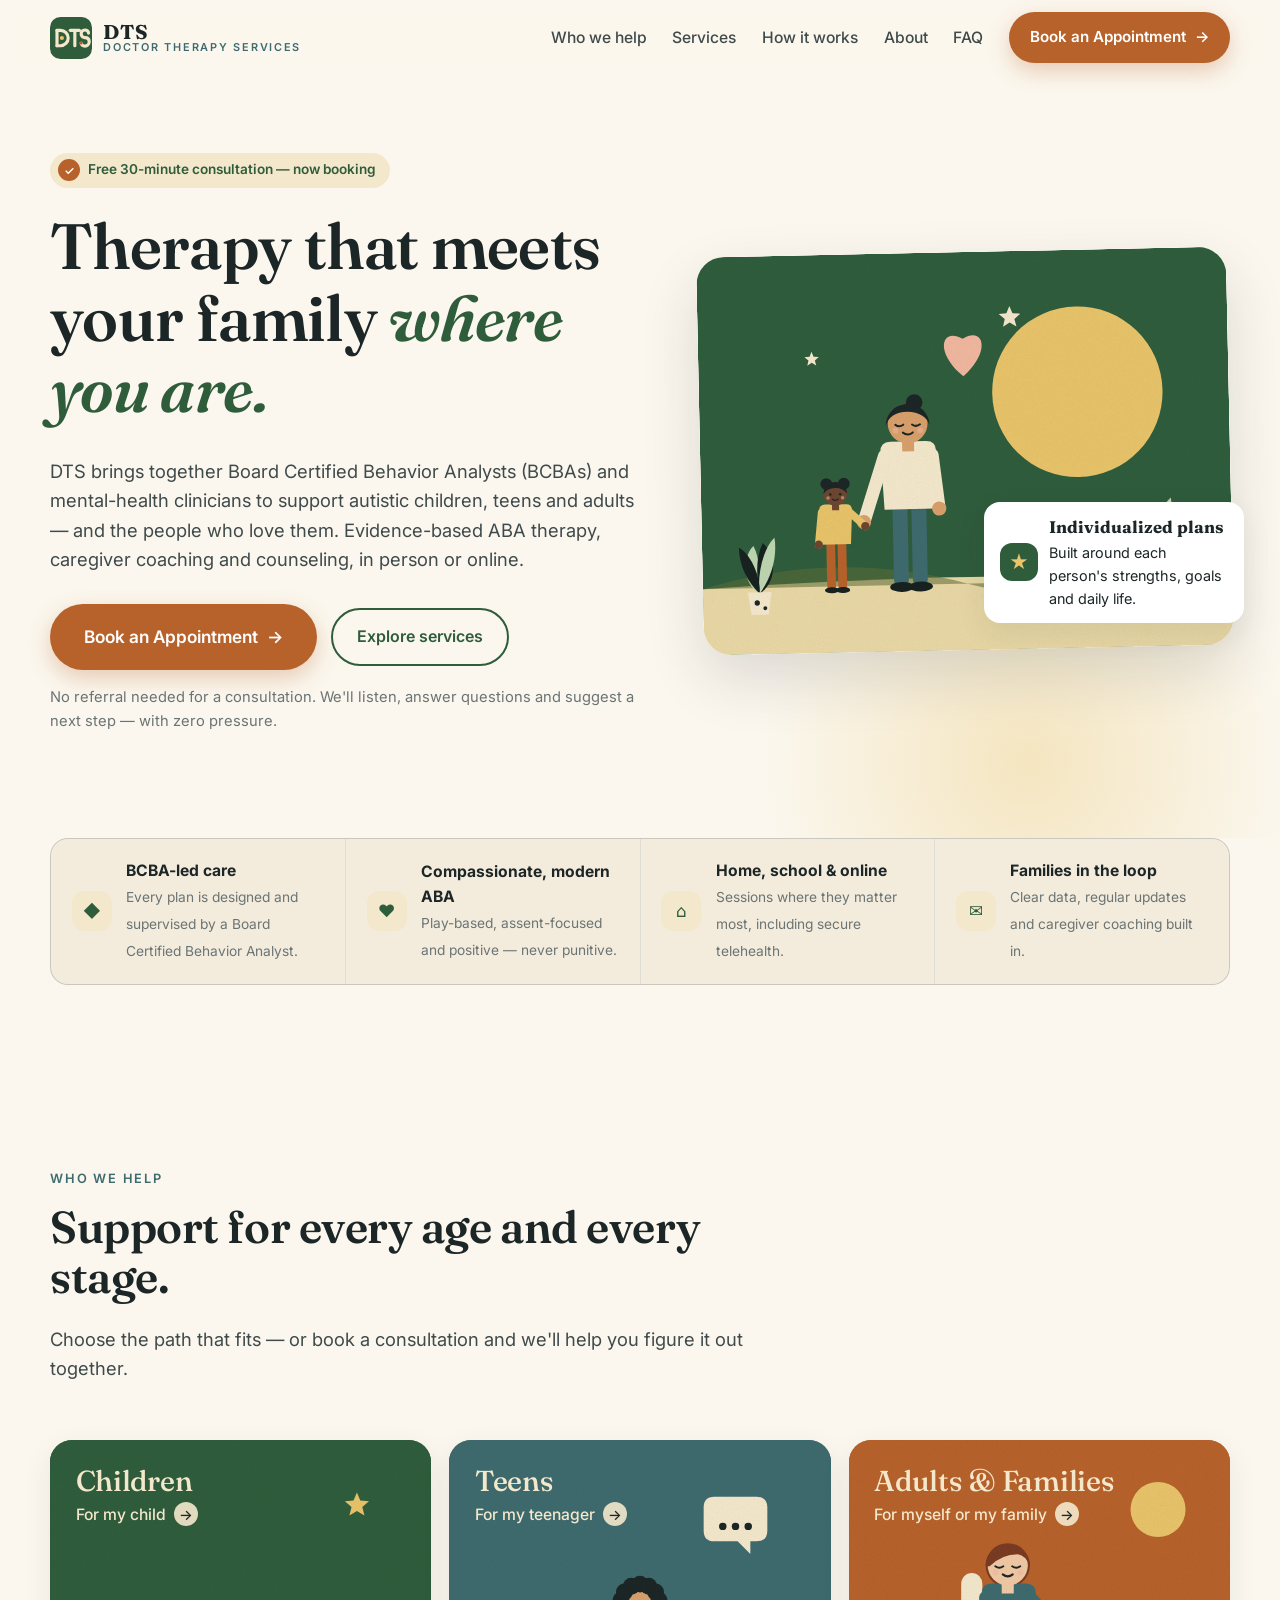
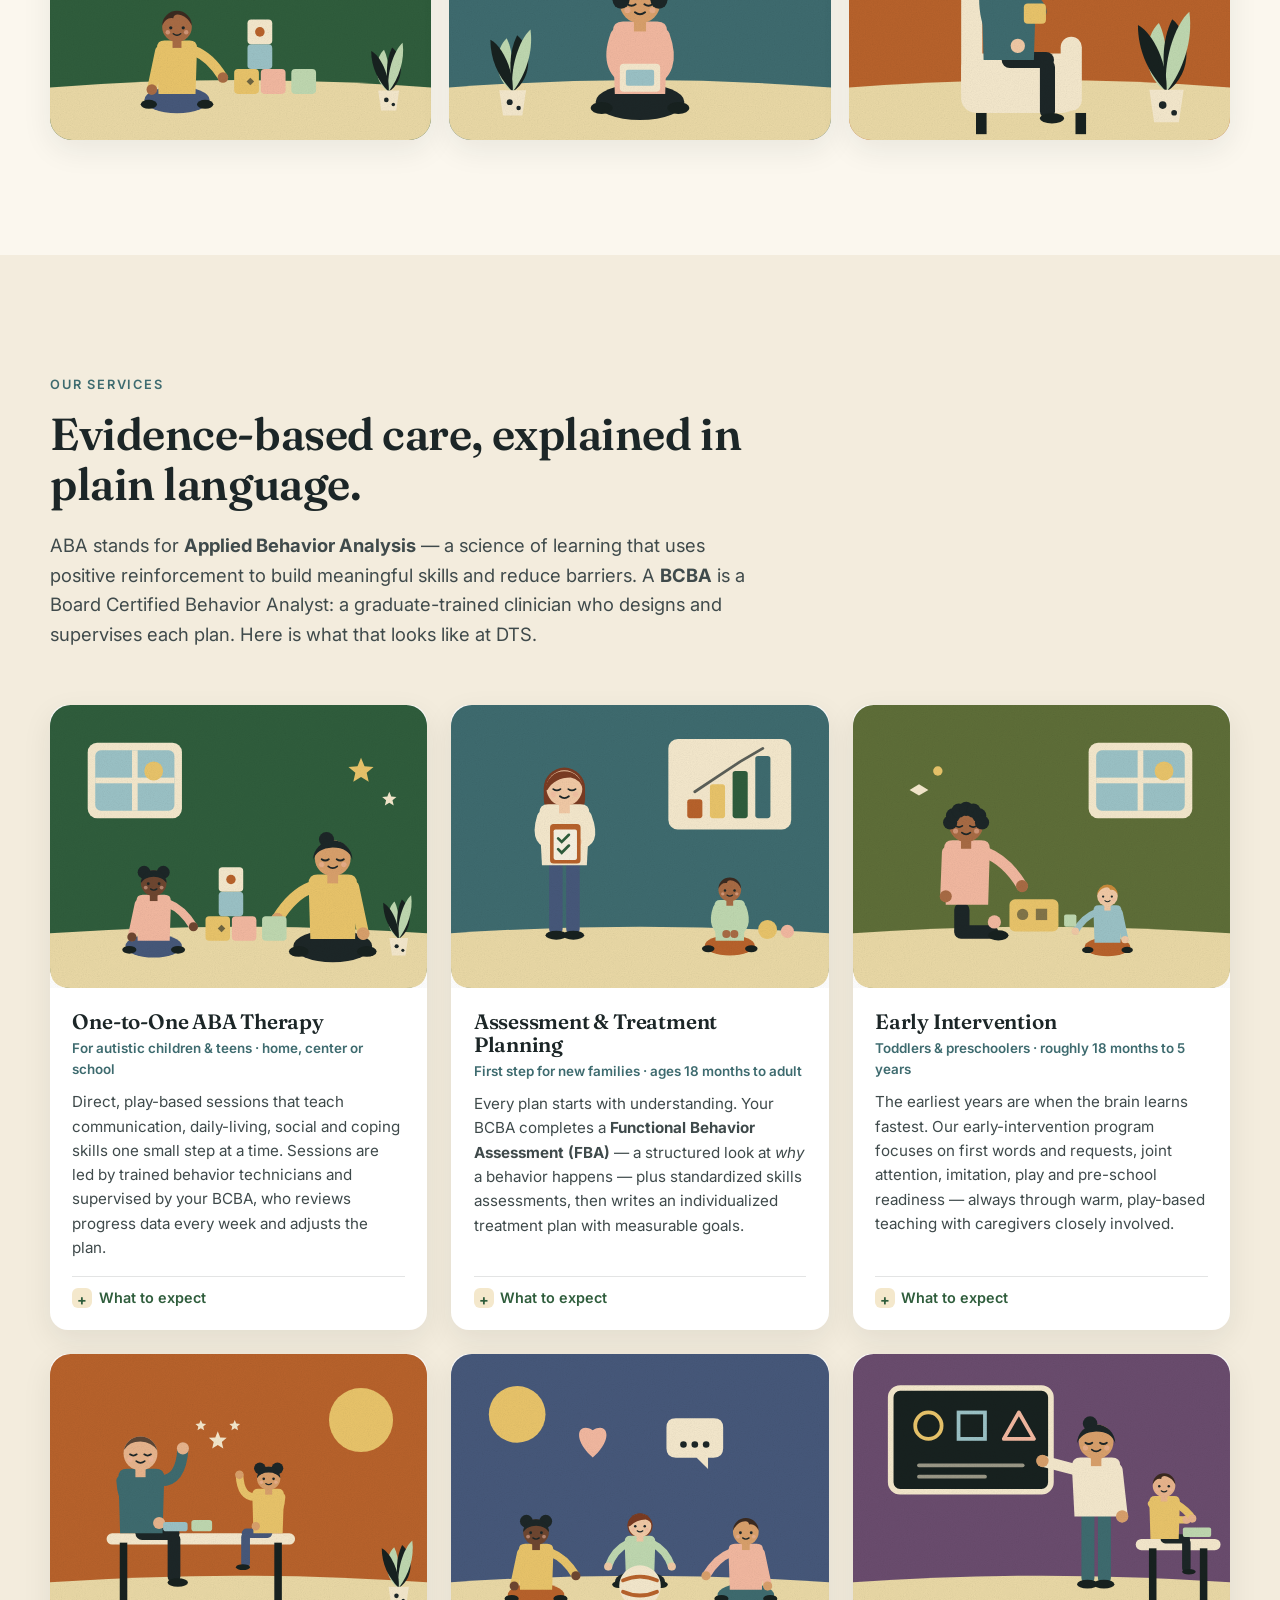
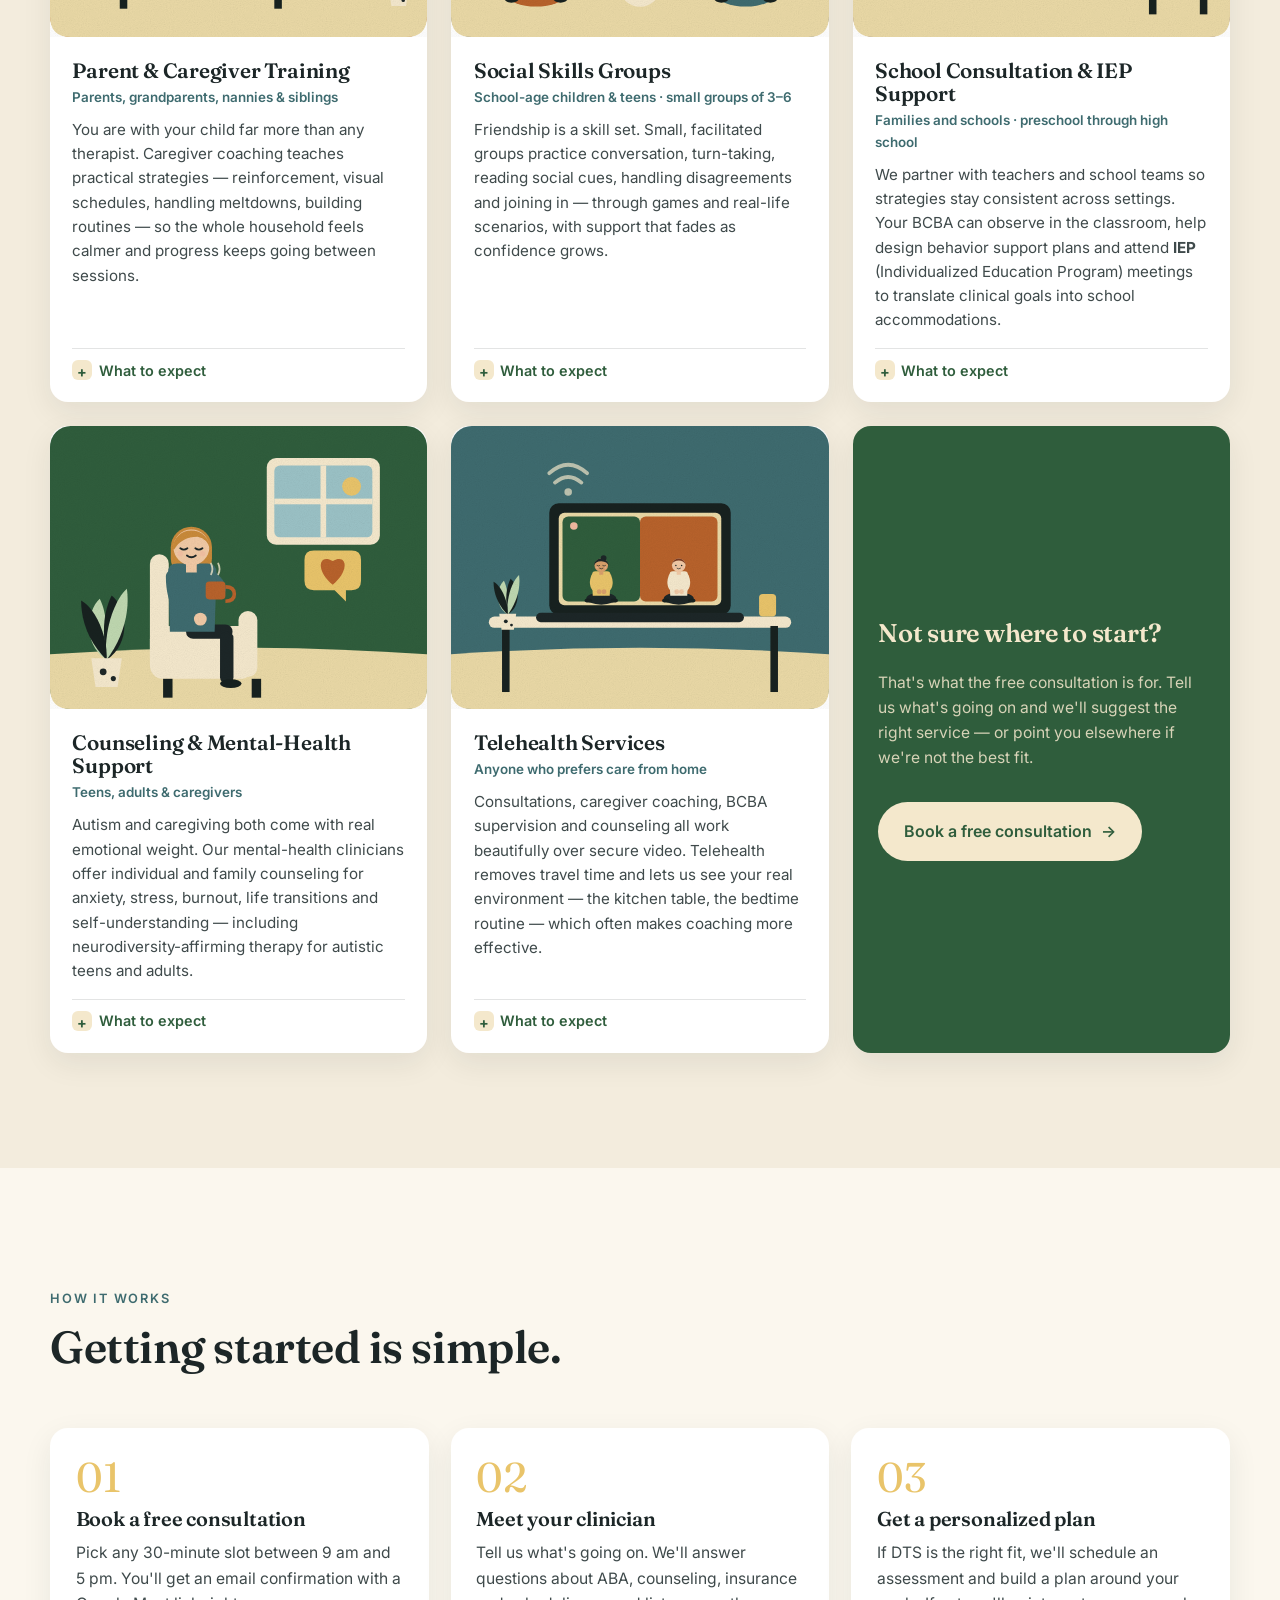
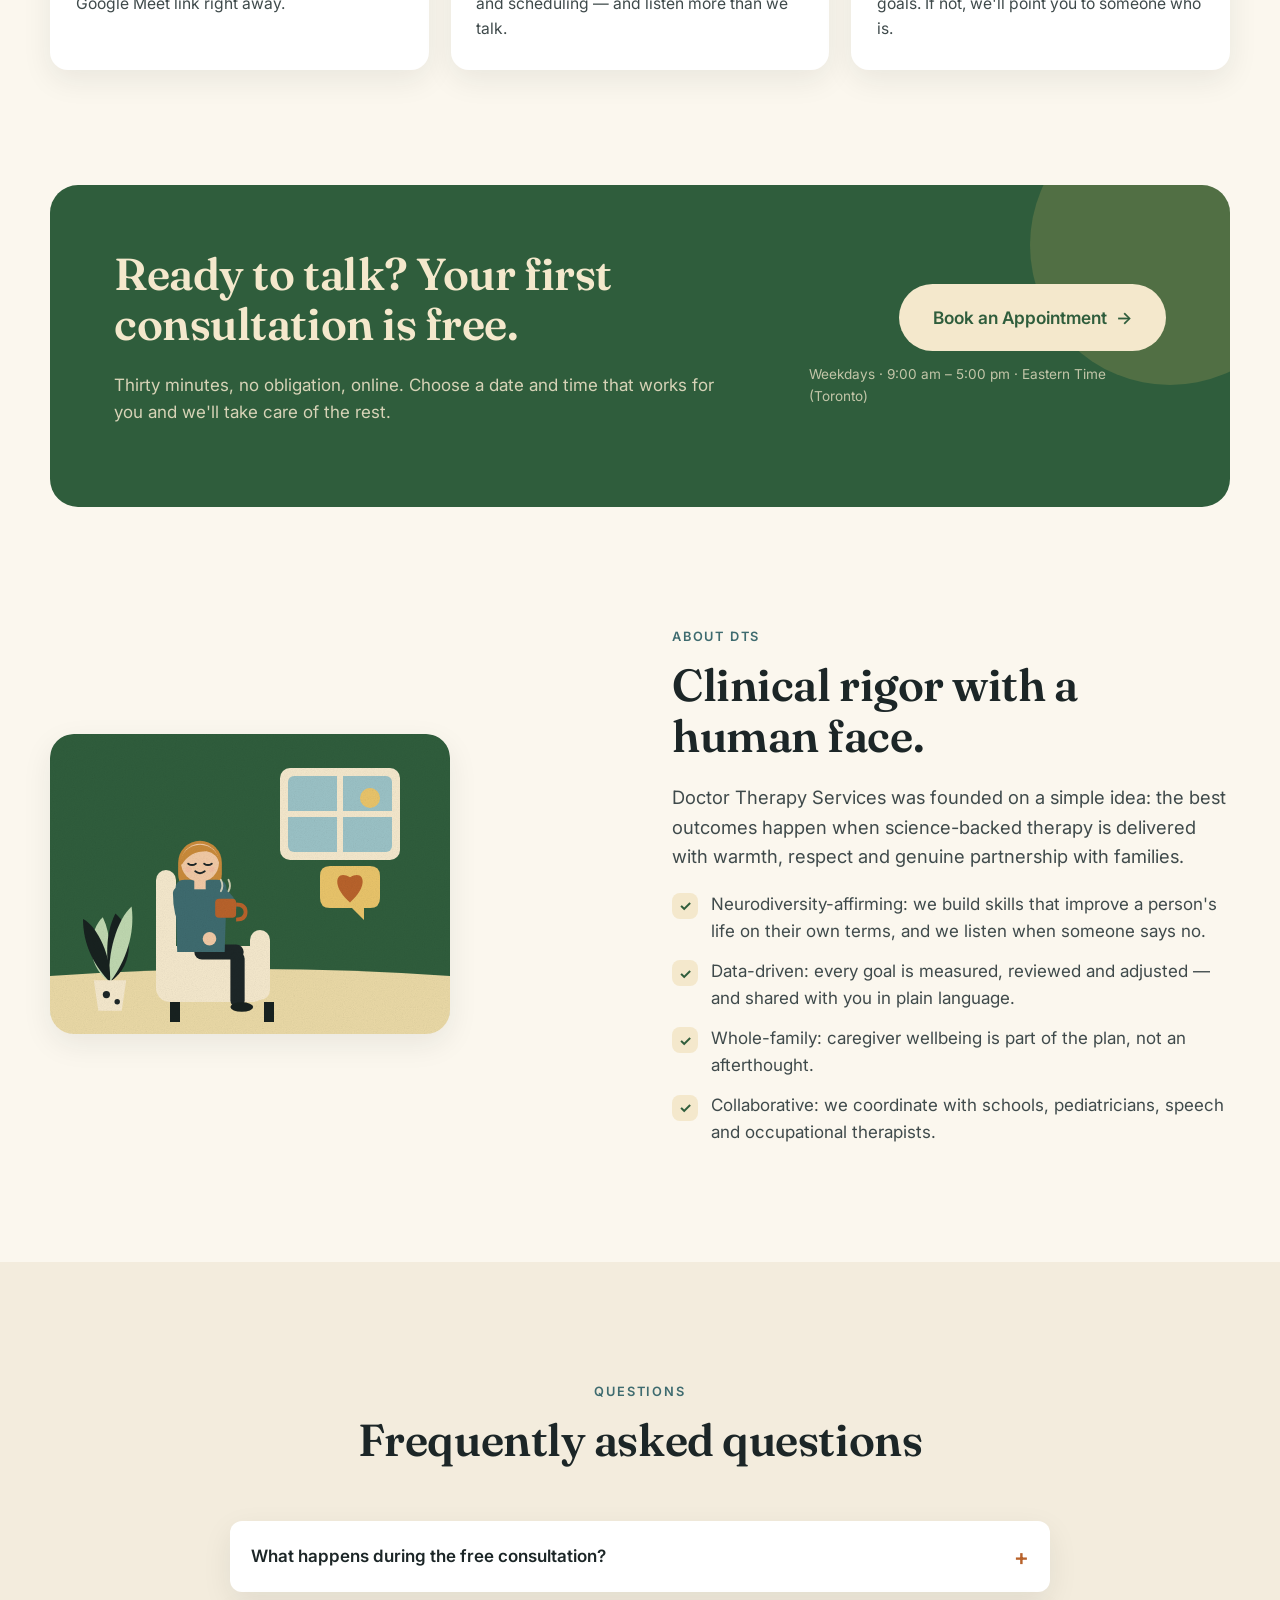
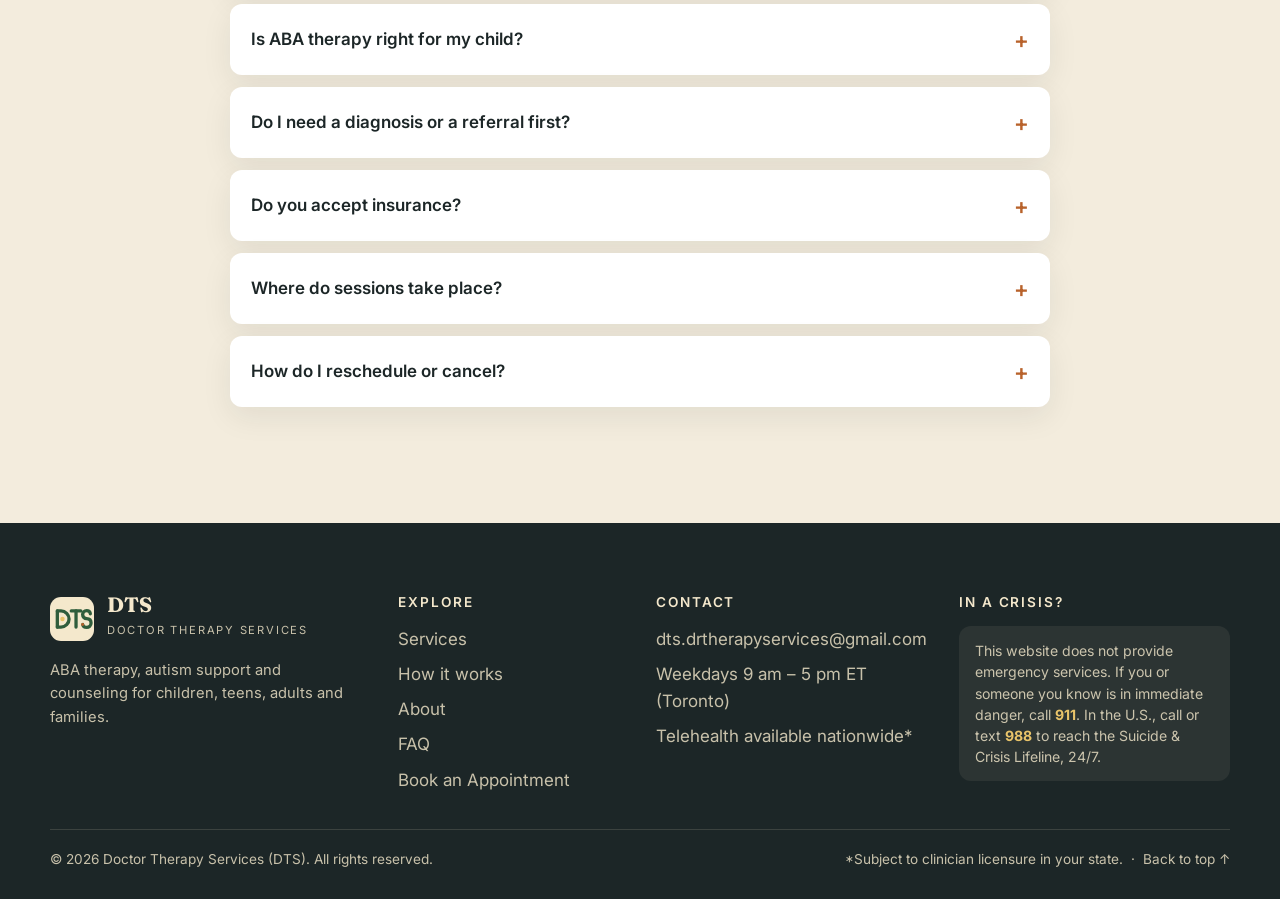
<file: index.html>
<!doctype html>
<html lang="en">
<head>
  <meta charset="utf-8">
  <meta name="viewport" content="width=device-width, initial-scale=1">
  <title>DTS — Doctor Therapy Services | ABA Therapy, Autism Support &amp; Counseling</title>
  <meta name="description" content="Doctor Therapy Services (DTS) offers ABA therapy led by Board Certified Behavior Analysts, autism support for children and teens, parent training, school consultation and mental-health counseling — in person and by telehealth. Book a free consultation.">
  <meta name="theme-color" content="#2F5D3C">
  <link rel="icon" type="image/svg+xml" href="assets/favicon.svg">
  <meta property="og:title" content="DTS — Doctor Therapy Services">
  <meta property="og:description" content="ABA therapy, autism support and counseling. Book a free consultation.">
  <meta property="og:image" content="assets/illustrations/hero.svg">
  <link rel="preconnect" href="https://fonts.googleapis.com">
  <link rel="preconnect" href="https://fonts.gstatic.com" crossorigin>
  <link href="https://fonts.googleapis.com/css2?family=Fraunces:ital,wght@0,500;0,600;0,700;1,500&family=Inter:wght@400;500;600&display=swap" rel="stylesheet">
  <link rel="stylesheet" href="css/styles.css">
</head>
<body>
  <div class="scroll-progress" aria-hidden="true"></div>

  <header class="nav" id="top">
    <div class="container nav-inner">
      <a class="brand" href="index.html" aria-label="DTS home">
        <img src="assets/logo-mark.svg" alt="" width="42" height="42">
        <span class="brand-text"><strong>DTS</strong><span>Doctor Therapy Services</span></span>
      </a>
      <button class="nav-toggle" aria-label="Open menu" aria-expanded="false" aria-controls="navlinks"><span></span><span></span><span></span></button>
      <ul class="nav-links" id="navlinks">
        <li><a href="#who">Who we help</a></li>
        <li><a href="#services">Services</a></li>
        <li><a href="#how">How it works</a></li>
        <li><a href="#about">About</a></li>
        <li><a href="#faq">FAQ</a></li>
        <li><a class="btn btn-primary" href="book.html">Book an Appointment <span class="arrow">→</span></a></li>
      </ul>
    </div>
  </header>

  <main>
    <!-- HERO -->
    <section class="hero">
      <div class="container hero-grid">
        <div class="hero-copy">
          <span class="pill"><i>✓</i> Free 30-minute consultation — now booking</span>
          <h1>Therapy that meets your family <em>where you are.</em></h1>
          <p class="lede">DTS brings together Board Certified Behavior Analysts (BCBAs) and mental-health clinicians to support autistic children, teens and adults — and the people who love them. Evidence-based ABA therapy, caregiver coaching and counseling, in person or online.</p>
          <div class="hero-actions">
            <a class="btn btn-primary btn-lg" href="book.html">Book an Appointment <span class="arrow">→</span></a>
            <a class="btn btn-secondary" href="#services">Explore services</a>
          </div>
          <p class="hero-note">No referral needed for a consultation. We'll listen, answer questions and suggest a next step — with zero pressure.</p>
        </div>
        <div class="hero-art reveal">
          <img src="assets/illustrations/hero.svg" alt="Illustration of a caregiver holding a child's hand as they walk toward a warm sun" width="560" height="420">
          <div class="badge"><span class="dot">★</span><div><b>Individualized plans</b>Built around each person's strengths, goals and daily life.</div></div>
        </div>
      </div>
    </section>

    <!-- TRUST STRIP -->
    <section class="trust">
      <div class="container">
        <div class="trust-inner reveal">
          <div class="trust-item"><span class="ic">◆</span><div><b>BCBA-led care</b><small>Every plan is designed and supervised by a Board Certified Behavior Analyst.</small></div></div>
          <div class="trust-item"><span class="ic">♥</span><div><b>Compassionate, modern ABA</b><small>Play-based, assent-focused and positive — never punitive.</small></div></div>
          <div class="trust-item"><span class="ic">⌂</span><div><b>Home, school &amp; online</b><small>Sessions where they matter most, including secure telehealth.</small></div></div>
          <div class="trust-item"><span class="ic">✉</span><div><b>Families in the loop</b><small>Clear data, regular updates and caregiver coaching built in.</small></div></div>
        </div>
      </div>
    </section>

    <!-- WHO WE HELP -->
    <section id="who">
      <div class="container">
        <div class="section-head reveal">
          <span class="eyebrow">Who we help</span>
          <h2>Support for every age and every stage.</h2>
          <p class="lede">Choose the path that fits — or book a consultation and we'll help you figure it out together.</p>
        </div>
        <div class="help-grid">
          <a class="help-card green reveal" href="book.html?for=child">
            <img src="assets/illustrations/card-children.svg" alt="">
            <h3>Children</h3><span class="cta">For my child <i>→</i></span>
          </a>
          <a class="help-card teal reveal" data-delay="1" href="book.html?for=teen">
            <img src="assets/illustrations/card-teens.svg" alt="">
            <h3>Teens</h3><span class="cta">For my teenager <i>→</i></span>
          </a>
          <a class="help-card ochre reveal" data-delay="2" href="book.html?for=adult">
            <img src="assets/illustrations/card-adults.svg" alt="">
            <h3>Adults &amp; Families</h3><span class="cta">For myself or my family <i>→</i></span>
          </a>
        </div>
      </div>
    </section>

    <!-- SERVICES -->
    <section class="services" id="services">
      <div class="container">
        <div class="section-head reveal">
          <span class="eyebrow">Our services</span>
          <h2>Evidence-based care, explained in plain language.</h2>
          <p class="lede">ABA stands for <strong>Applied Behavior Analysis</strong> — a science of learning that uses positive reinforcement to build meaningful skills and reduce barriers. A <strong>BCBA</strong> is a Board Certified Behavior Analyst: a graduate-trained clinician who designs and supervises each plan. Here is what that looks like at DTS.</p>
        </div>

        <div class="svc-grid">
          <article class="svc reveal">
            <img src="assets/illustrations/aba-therapy.svg" alt="A therapist and a child sitting on the floor building with colorful blocks">
            <div class="svc-body">
              <h3>One-to-One ABA Therapy</h3>
              <div class="for">For autistic children &amp; teens · home, center or school</div>
              <p>Direct, play-based sessions that teach communication, daily-living, social and coping skills one small step at a time. Sessions are led by trained behavior technicians and supervised by your BCBA, who reviews progress data every week and adjusts the plan.</p>
              <details><summary>What to expect</summary><ul>
                <li>Goals chosen with your family — things that matter at home and school, not just in a clinic.</li>
                <li>Natural-environment teaching: learning built into play, routines and real activities.</li>
                <li>Weekly data you can actually read, with regular parent check-ins.</li>
              </ul></details>
            </div>
          </article>

          <article class="svc reveal" data-delay="1">
            <img src="assets/illustrations/assessment.svg" alt="A behavior analyst holding a clipboard with a progress chart on the wall">
            <div class="svc-body">
              <h3>Assessment &amp; Treatment Planning</h3>
              <div class="for">First step for new families · ages 18 months to adult</div>
              <p>Every plan starts with understanding. Your BCBA completes a <strong>Functional Behavior Assessment (FBA)</strong> — a structured look at <em>why</em> a behavior happens — plus standardized skills assessments, then writes an individualized treatment plan with measurable goals.</p>
              <details><summary>What to expect</summary><ul>
                <li>Interviews, observation and play-based testing over one to three visits.</li>
                <li>A written plan you review and approve before therapy begins.</li>
                <li>Re-assessment every six months to keep goals current.</li>
              </ul></details>
            </div>
          </article>

          <article class="svc reveal">
            <img src="assets/illustrations/early-intervention.svg" alt="An adult kneeling beside a toddler playing with a shape sorter">
            <div class="svc-body">
              <h3>Early Intervention</h3>
              <div class="for">Toddlers &amp; preschoolers · roughly 18 months to 5 years</div>
              <p>The earliest years are when the brain learns fastest. Our early-intervention program focuses on first words and requests, joint attention, imitation, play and pre-school readiness — always through warm, play-based teaching with caregivers closely involved.</p>
              <details><summary>What to expect</summary><ul>
                <li>Short, frequent sessions matched to a young child's attention span.</li>
                <li>Heavy caregiver involvement so gains carry into everyday routines.</li>
                <li>Coordination with speech and occupational therapists when helpful.</li>
              </ul></details>
            </div>
          </article>

          <article class="svc reveal" data-delay="1">
            <img src="assets/illustrations/parent-training.svg" alt="A parent and child celebrating with a high-five at a table">
            <div class="svc-body">
              <h3>Parent &amp; Caregiver Training</h3>
              <div class="for">Parents, grandparents, nannies &amp; siblings</div>
              <p>You are with your child far more than any therapist. Caregiver coaching teaches practical strategies — reinforcement, visual schedules, handling meltdowns, building routines — so the whole household feels calmer and progress keeps going between sessions.</p>
              <details><summary>What to expect</summary><ul>
                <li>Structured 1:1 sessions, in person or by video, on topics you choose.</li>
                <li>Real-time coaching during everyday moments like mealtimes and bedtime.</li>
                <li>Simple take-home tools — no jargon, no homework overload.</li>
              </ul></details>
            </div>
          </article>

          <article class="svc reveal">
            <img src="assets/illustrations/social-skills.svg" alt="Three children sitting in a circle playing with a ball">
            <div class="svc-body">
              <h3>Social Skills Groups</h3>
              <div class="for">School-age children &amp; teens · small groups of 3–6</div>
              <p>Friendship is a skill set. Small, facilitated groups practice conversation, turn-taking, reading social cues, handling disagreements and joining in — through games and real-life scenarios, with support that fades as confidence grows.</p>
              <details><summary>What to expect</summary><ul>
                <li>Groups matched by age and goals, running in 8–12-week blocks.</li>
                <li>Individual targets tracked for each participant.</li>
                <li>Parent summaries after each session with ideas to practice at home.</li>
              </ul></details>
            </div>
          </article>

          <article class="svc reveal" data-delay="1">
            <img src="assets/illustrations/school-consultation.svg" alt="A consultant pointing at a board with shapes while a child works at a desk">
            <div class="svc-body">
              <h3>School Consultation &amp; IEP Support</h3>
              <div class="for">Families and schools · preschool through high school</div>
              <p>We partner with teachers and school teams so strategies stay consistent across settings. Your BCBA can observe in the classroom, help design behavior support plans and attend <strong>IEP</strong> (Individualized Education Program) meetings to translate clinical goals into school accommodations.</p>
              <details><summary>What to expect</summary><ul>
                <li>Classroom observation and teacher-friendly recommendations.</li>
                <li>Help preparing for, and attending, IEP or 504 meetings.</li>
                <li>Staff training on request.</li>
              </ul></details>
            </div>
          </article>

          <article class="svc reveal">
            <img src="assets/illustrations/counseling.svg" alt="An adult relaxing in an armchair with a warm drink beside a plant">
            <div class="svc-body">
              <h3>Counseling &amp; Mental-Health Support</h3>
              <div class="for">Teens, adults &amp; caregivers</div>
              <p>Autism and caregiving both come with real emotional weight. Our mental-health clinicians offer individual and family counseling for anxiety, stress, burnout, life transitions and self-understanding — including neurodiversity-affirming therapy for autistic teens and adults.</p>
              <details><summary>What to expect</summary><ul>
                <li>50-minute sessions, weekly or biweekly, in person or online.</li>
                <li>Approaches such as CBT (cognitive behavioral therapy) and ACT (acceptance and commitment therapy), adapted to how you think and communicate.</li>
                <li>Caregiver support groups and one-off "reset" sessions available.</li>
              </ul></details>
            </div>
          </article>

          <article class="svc reveal" data-delay="1">
            <img src="assets/illustrations/telehealth.svg" alt="A laptop on a desk showing a video call between a clinician and a client">
            <div class="svc-body">
              <h3>Telehealth Services</h3>
              <div class="for">Anyone who prefers care from home</div>
              <p>Consultations, caregiver coaching, BCBA supervision and counseling all work beautifully over secure video. Telehealth removes travel time and lets us see your real environment — the kitchen table, the bedtime routine — which often makes coaching more effective.</p>
              <details><summary>What to expect</summary><ul>
                <li>A private Google Meet link sent with every booking.</li>
                <li>Works on a phone, tablet or computer — nothing to install.</li>
                <li>Hybrid schedules that mix in-person and online visits.</li>
              </ul></details>
            </div>
          </article>

          <div class="svc svc-cta reveal" data-delay="2">
            <h3>Not sure where to start?</h3>
            <p>That's what the free consultation is for. Tell us what's going on and we'll suggest the right service — or point you elsewhere if we're not the best fit.</p>
            <a class="btn btn-light" href="book.html">Book a free consultation <span class="arrow">→</span></a>
          </div>
        </div>
      </div>
    </section>

    <!-- HOW IT WORKS -->
    <section id="how">
      <div class="container">
        <div class="section-head reveal">
          <span class="eyebrow">How it works</span>
          <h2>Getting started is simple.</h2>
        </div>
        <div class="steps">
          <div class="step reveal"><h3>Book a free consultation</h3><p>Pick any 30-minute slot between 9 am and 5 pm. You'll get an email confirmation with a Google Meet link right away.</p></div>
          <div class="step reveal" data-delay="1"><h3>Meet your clinician</h3><p>Tell us what's going on. We'll answer questions about ABA, counseling, insurance and scheduling — and listen more than we talk.</p></div>
          <div class="step reveal" data-delay="2"><h3>Get a personalized plan</h3><p>If DTS is the right fit, we'll schedule an assessment and build a plan around your goals. If not, we'll point you to someone who is.</p></div>
        </div>
      </div>
    </section>

    <!-- CTA BAND -->
    <section class="cta-band">
      <div class="container">
        <div class="cta-inner reveal">
          <div>
            <h2>Ready to talk? Your first consultation is free.</h2>
            <p>Thirty minutes, no obligation, online. Choose a date and time that works for you and we'll take care of the rest.</p>
          </div>
          <div class="actions">
            <a class="btn btn-light btn-lg" href="book.html">Book an Appointment <span class="arrow">→</span></a>
            <small>Weekdays · 9:00 am – 5:00 pm · Eastern Time (Toronto)</small>
          </div>
        </div>
      </div>
    </section>

    <!-- ABOUT -->
    <section id="about">
      <div class="container about-grid">
        <div class="reveal">
          <img src="assets/illustrations/counseling.svg" alt="" width="400" height="300">
        </div>
        <div class="reveal" data-delay="1">
          <span class="eyebrow">About DTS</span>
          <h2>Clinical rigor with a human face.</h2>
          <p class="lede">Doctor Therapy Services was founded on a simple idea: the best outcomes happen when science-backed therapy is delivered with warmth, respect and genuine partnership with families.</p>
          <ul class="values">
            <li>Neurodiversity-affirming: we build skills that improve a person's life on their own terms, and we listen when someone says no.</li>
            <li>Data-driven: every goal is measured, reviewed and adjusted — and shared with you in plain language.</li>
            <li>Whole-family: caregiver wellbeing is part of the plan, not an afterthought.</li>
            <li>Collaborative: we coordinate with schools, pediatricians, speech and occupational therapists.</li>
          </ul>
        </div>
      </div>
    </section>

    <!-- FAQ -->
    <section class="faq" id="faq">
      <div class="container">
        <div class="section-head center reveal">
          <span class="eyebrow">Questions</span>
          <h2>Frequently asked questions</h2>
        </div>
        <div class="faq-list reveal">
          <details class="faq-item"><summary>What happens during the free consultation?</summary><div class="answer">A 30-minute video call with a clinician. We'll ask about your goals and concerns, explain how our services work, discuss scheduling and payment options, and suggest a sensible next step. There is no obligation to continue.</div></details>
          <details class="faq-item"><summary>Is ABA therapy right for my child?</summary><div class="answer">ABA is the most researched intervention for autism, and modern ABA is play-based, positive and individualized. Whether it's the right fit depends on your child's needs and your family's goals — that's exactly what the consultation is for. We will also tell you when a different service (speech therapy, counseling, OT) might serve you better.</div></details>
          <details class="faq-item"><summary>Do I need a diagnosis or a referral first?</summary><div class="answer">Not for a consultation. For ongoing ABA therapy, most insurers require an autism diagnosis; we can guide you through the evaluation process if you don't have one yet.</div></details>
          <details class="faq-item"><summary>Do you accept insurance?</summary><div class="answer">Coverage varies by plan and state. Bring your insurance details to the consultation and we'll walk through what is covered and what private-pay options look like.</div></details>
          <details class="faq-item"><summary>Where do sessions take place?</summary><div class="answer">Depending on the service: in your home, at school, in our center or over secure telehealth. Many families use a mix.</div></details>
          <details class="faq-item"><summary>How do I reschedule or cancel?</summary><div class="answer">Simply reply to your confirmation email and we'll move your appointment. Please give us 24 hours' notice when you can.</div></details>
        </div>
      </div>
    </section>
  </main>

  <footer>
    <div class="container">
      <div class="foot-grid">
        <div>
          <div class="foot-brand"><img src="assets/logo-mark-light.svg" alt=""><div><strong>DTS</strong><span>Doctor Therapy Services</span></div></div>
          <p style="font-size:.92rem;max-width:34ch">ABA therapy, autism support and counseling for children, teens, adults and families.</p>
        </div>
        <div>
          <h4>Explore</h4>
          <ul><li><a href="#services">Services</a></li><li><a href="#how">How it works</a></li><li><a href="#about">About</a></li><li><a href="#faq">FAQ</a></li><li><a href="book.html">Book an Appointment</a></li></ul>
        </div>
        <div>
          <h4>Contact</h4>
          <ul><li><a id="contact-email" href="mailto:">Email us</a></li><li>Weekdays 9 am – 5 pm ET (Toronto)</li><li>Telehealth available nationwide*</li></ul>
        </div>
        <div>
          <h4>In a crisis?</h4>
          <div class="crisis">This website does not provide emergency services. If you or someone you know is in immediate danger, call <b>911</b>. In the U.S., call or text <b>988</b> to reach the Suicide &amp; Crisis Lifeline, 24/7.</div>
        </div>
      </div>
      <div class="foot-bottom">
        <span>© <span id="year"></span> Doctor Therapy Services (DTS). All rights reserved.</span>
        <span>*Subject to clinician licensure in your state. &nbsp;·&nbsp; <a href="#top">Back to top ↑</a></span>
      </div>
    </div>
  </footer>

  <script src="js/config.js"></script>
  <script src="js/main.js"></script>
</body>
</html>
</file>
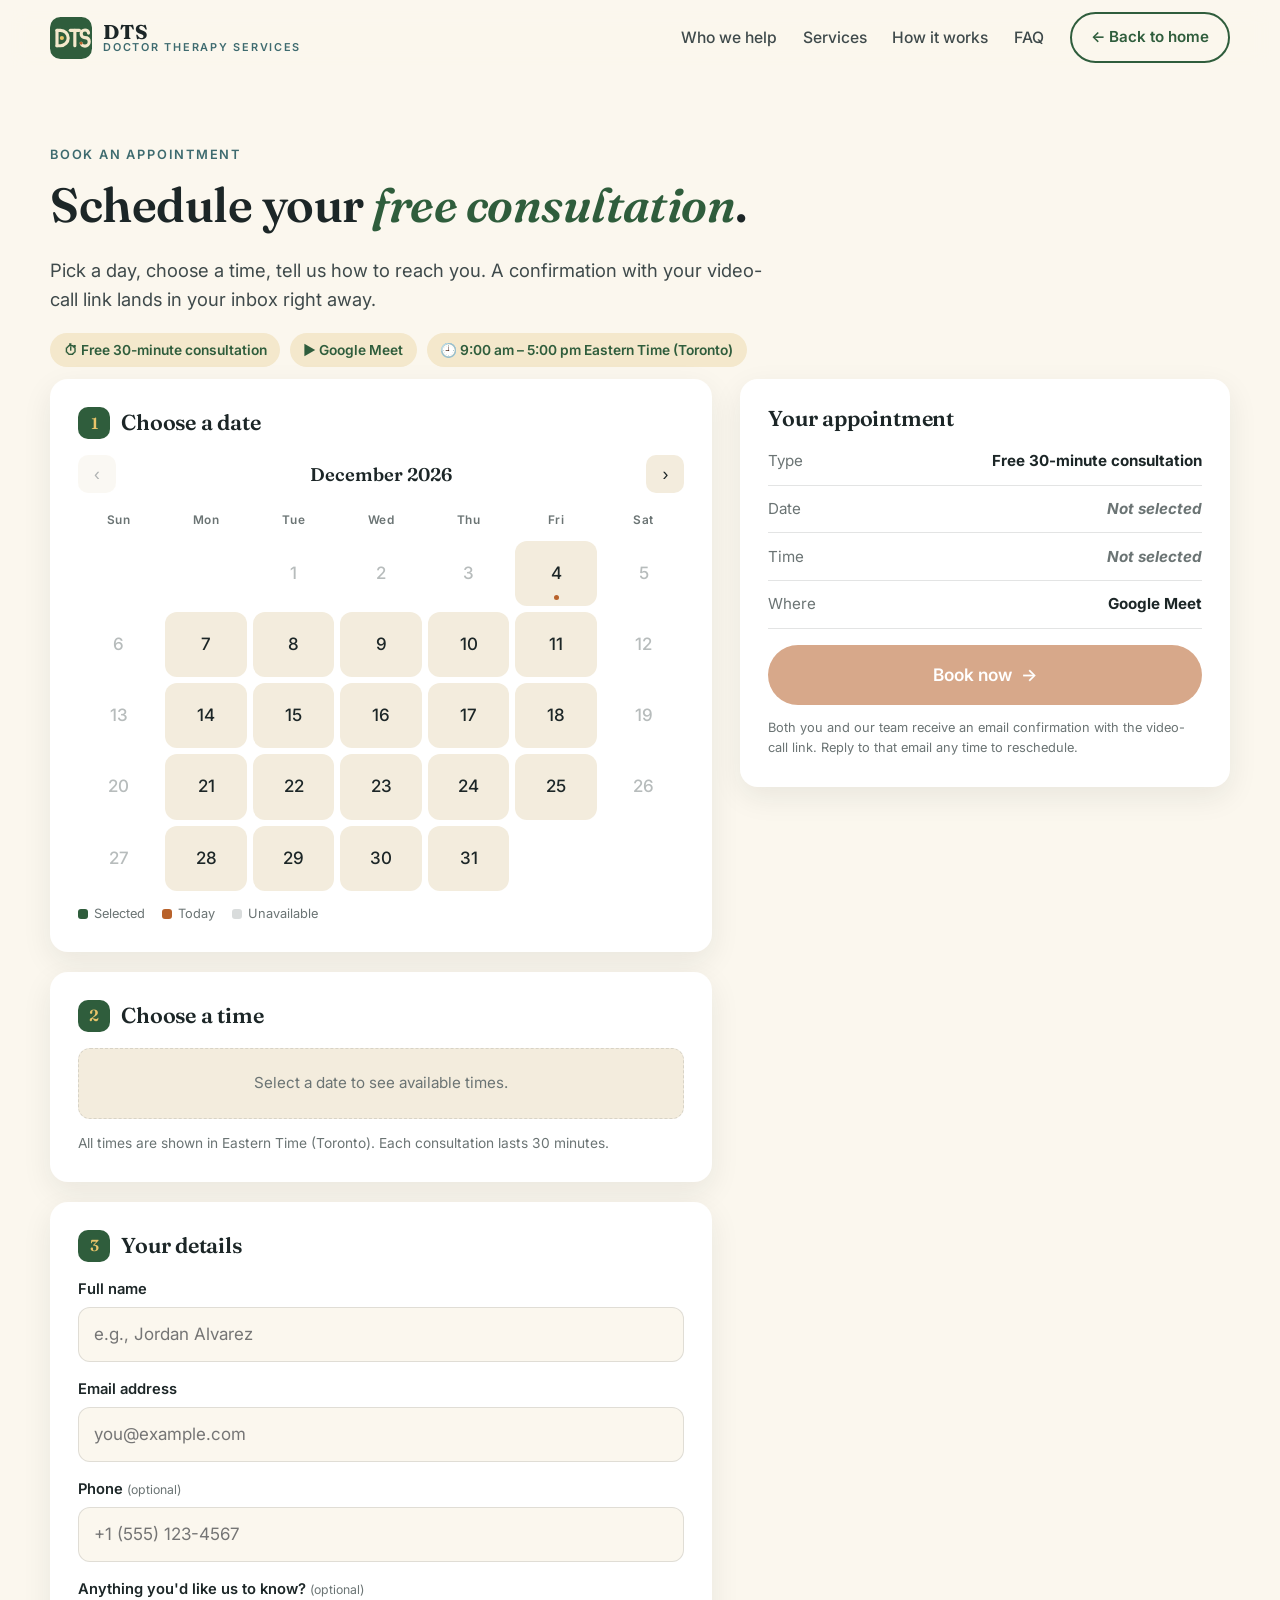
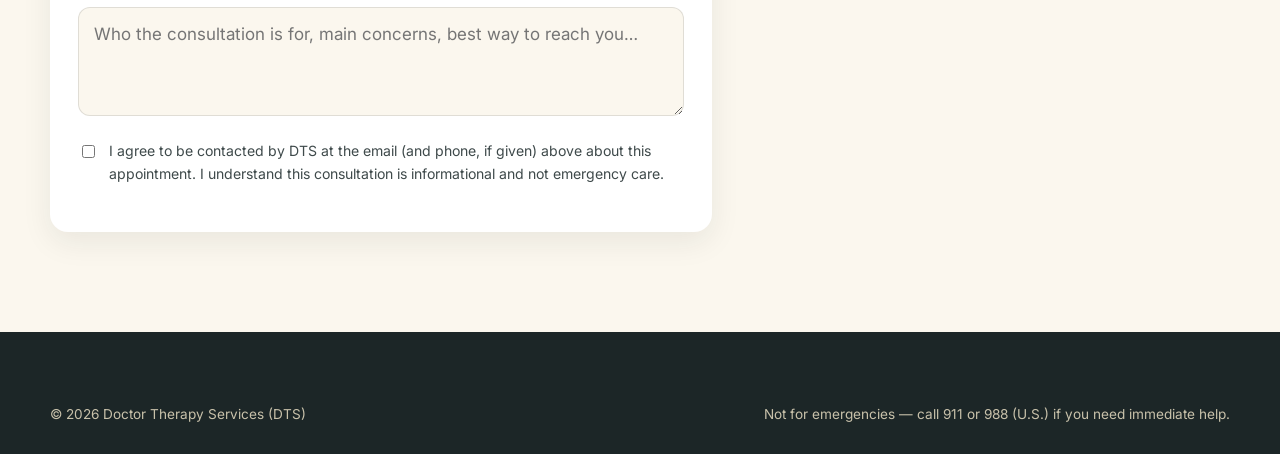
<file: book.html>
<!doctype html>
<html lang="en">
<head>
  <meta charset="utf-8">
  <meta name="viewport" content="width=device-width, initial-scale=1">
  <title>Book a Free Consultation — DTS | Doctor Therapy Services</title>
  <meta name="description" content="Choose a date and a 30-minute time slot for your free consultation with Doctor Therapy Services. You'll receive a confirmation email with a Google Meet link.">
  <meta name="theme-color" content="#2F5D3C">
  <link rel="icon" type="image/svg+xml" href="assets/favicon.svg">
  <link rel="preconnect" href="https://fonts.googleapis.com">
  <link rel="preconnect" href="https://fonts.gstatic.com" crossorigin>
  <link href="https://fonts.googleapis.com/css2?family=Fraunces:ital,wght@0,500;0,600;0,700;1,500&family=Inter:wght@400;500;600&display=swap" rel="stylesheet">
  <link rel="stylesheet" href="css/styles.css">
</head>
<body>
  <header class="nav">
    <div class="container nav-inner">
      <a class="brand" href="index.html" aria-label="DTS home">
        <img src="assets/logo-mark.svg" alt="" width="42" height="42">
        <span class="brand-text"><strong>DTS</strong><span>Doctor Therapy Services</span></span>
      </a>
      <button class="nav-toggle" aria-label="Open menu" aria-expanded="false" aria-controls="navlinks"><span></span><span></span><span></span></button>
      <ul class="nav-links" id="navlinks">
        <li><a href="index.html#who">Who we help</a></li>
        <li><a href="index.html#services">Services</a></li>
        <li><a href="index.html#how">How it works</a></li>
        <li><a href="index.html#faq">FAQ</a></li>
        <li><a class="btn btn-secondary" href="index.html">← Back to home</a></li>
      </ul>
    </div>
  </header>

  <main class="container">
    <section class="book-hero">
      <span class="eyebrow">Book an appointment</span>
      <h1>Schedule your <em style="color:var(--green)">free consultation</em>.</h1>
      <p class="lede">Pick a day, choose a time, tell us how to reach you. A confirmation with your video-call link lands in your inbox right away.</p>
      <div class="book-meta" id="book-meta"></div>
    </section>

    <div id="demo-banner" class="alert alert-warn" style="display:none;margin-bottom:1rem">
      <b>Demo mode.</b> The booking backend is not connected yet (API_URL is empty in <code>js/config.js</code>). You can click through the flow, but no email will be sent.
    </div>

    <div class="book-layout" id="booking-ui">
      <div>
        <!-- STEP 1: date -->
        <div class="card" id="step-date">
          <h2><span class="n">1</span> Choose a date <span class="done" id="date-done"></span></h2>
          <div class="cal-head">
            <button class="cal-nav" id="cal-prev" aria-label="Previous month">‹</button>
            <b id="cal-title">Month</b>
            <button class="cal-nav" id="cal-next" aria-label="Next month">›</button>
          </div>
          <div class="cal-grid" id="cal-grid" role="grid" aria-label="Calendar"></div>
          <div class="cal-legend"><span><i style="background:var(--green)"></i>Selected</span><span><i style="background:var(--ochre)"></i>Today</span><span><i style="background:#d9dcdc"></i>Unavailable</span></div>
        </div>

        <!-- STEP 2: time -->
        <div class="card" id="step-time">
          <h2><span class="n">2</span> Choose a time <span class="done" id="time-done"></span></h2>
          <div id="slots-wrap"><div class="placeholder">Select a date to see available times.</div></div>
          <p class="slots-note" id="tz-note"></p>
        </div>

        <!-- STEP 3: details -->
        <div class="card" id="step-details">
          <h2><span class="n">3</span> Your details</h2>
          <form id="book-form" novalidate>
            <div class="field" id="f-name">
              <label for="name">Full name</label>
              <input id="name" name="name" type="text" autocomplete="name" required maxlength="120" placeholder="e.g., Jordan Alvarez">
              <div class="err">Please enter your name.</div>
            </div>
            <div class="field" id="f-email">
              <label for="email">Email address</label>
              <input id="email" name="email" type="email" autocomplete="email" required inputmode="email" maxlength="160" placeholder="you@example.com">
              <div class="err">Please enter a valid email address — this is where your confirmation and meeting link will go.</div>
            </div>
            <div class="field" id="f-phone">
              <label for="phone">Phone <small>(optional)</small></label>
              <input id="phone" name="phone" type="tel" autocomplete="tel" inputmode="tel" maxlength="40" placeholder="+1 (555) 123-4567">
              <div class="err">That phone number doesn't look right.</div>
            </div>
            <div class="field">
              <label for="notes">Anything you'd like us to know? <small>(optional)</small></label>
              <textarea id="notes" name="notes" rows="3" maxlength="800" placeholder="Who the consultation is for, main concerns, best way to reach you…"></textarea>
            </div>
            <!-- honeypot: real people never see or fill this -->
            <div class="hp" aria-hidden="true"><label>Website<input type="text" name="website" tabindex="-1" autocomplete="off"></label></div>
            <label class="consent"><input type="checkbox" id="consent" required> I agree to be contacted by DTS at the email (and phone, if given) above about this appointment. I understand this consultation is informational and not emergency care.</label>
          </form>
        </div>
      </div>

      <!-- SUMMARY / SUBMIT -->
      <aside class="card summary" id="summary">
        <h2 style="margin-bottom:.4rem">Your appointment</h2>
        <div class="row"><span>Type</span><b id="s-type">—</b></div>
        <div class="row"><span>Date</span><b id="s-date" class="empty">Not selected</b></div>
        <div class="row"><span>Time</span><b id="s-time" class="empty">Not selected</b></div>
        <div class="row"><span>Where</span><b id="s-where">—</b></div>
        <div id="submit-error" class="alert alert-err" style="display:none;margin-top:1rem"></div>
        <button class="btn btn-primary btn-lg" id="submit-btn" type="button" disabled>Book now <span class="arrow">→</span></button>
        <p class="fine">Both you and our team receive an email confirmation with the video-call link. Reply to that email any time to reschedule.</p>
      </aside>
    </div>

    <!-- CONFIRMATION -->
    <div class="card confirm" id="confirmation" style="display:none;max-width:720px;margin:0 auto clamp(56px,8vw,100px)">
      <div class="check">✓</div>
      <h2 style="justify-content:center">You're booked!</h2>
      <p class="lede" style="margin-inline:auto">A confirmation email is on its way to <b id="c-email"></b>. Add it to your calendar and join the video call at your scheduled time.</p>
      <div class="details">
        <div><span>Appointment</span><b id="c-type"></b></div>
        <div><span>When</span><b id="c-when"></b></div>
        <div><span>Video link</span><b class="meet"><a id="c-link" href="#" target="_blank" rel="noopener">Join meeting</a></b></div>
        <div><span>Confirmation #</span><b id="c-id"></b></div>
      </div>
      <p style="color:var(--muted);font-size:.9rem">Didn't get the email within a few minutes? Check your spam folder, or contact us at <a id="c-contact" href="mailto:"></a>.</p>
      <a class="btn btn-secondary" href="index.html">Back to home</a>
    </div>
  </main>

  <footer>
    <div class="container">
      <div class="foot-bottom" style="border:0;margin:0;padding:0">
        <span>© <span id="year"></span> Doctor Therapy Services (DTS)</span>
        <span>Not for emergencies — call 911 or 988 (U.S.) if you need immediate help.</span>
      </div>
    </div>
  </footer>

  <script src="js/config.js"></script>
  <script src="js/main.js"></script>
  <script src="js/booking.js"></script>
</body>
</html>
</file>
<file: css/styles.css>
/* =========================================================
   DTS — Doctor Therapy Services
   Design tokens, layout, components. Plain CSS, no build step.
   ========================================================= */
:root {
  --green: #2F5D3C;
  --green-deep: #244a30;
  --teal: #3E6B6F;
  --ochre: #B8622B;
  --olive: #5E6E38;
  --slate: #46587A;
  --plum: #6A4C6E;
  --yellow: #E9C46A;
  --sand: #EAD9A6;
  --cream: #F4E8CC;
  --paper: #FBF7EE;
  --paper-2: #F3ECDD;
  --ink: #1C2627;
  --ink-2: #3f4a4b;
  --muted: #6b7474;
  --line: rgba(28, 38, 39, 0.12);
  --white: #ffffff;
  --danger: #b23b3b;
  --ok: #2f7d4a;

  --font-display: "Fraunces", Georgia, "Times New Roman", serif;
  --font-body: "Inter", system-ui, -apple-system, "Segoe UI", Roboto, sans-serif;

  --radius: 18px;
  --radius-sm: 12px;
  --shadow: 0 10px 30px rgba(28, 38, 39, 0.08);
  --shadow-lg: 0 24px 60px rgba(28, 38, 39, 0.14);
  --maxw: 1180px;
  --nav-h: 76px;
}

* { box-sizing: border-box; }
html { scroll-behavior: smooth; -webkit-text-size-adjust: 100%; }
@media (prefers-reduced-motion: reduce) {
  html { scroll-behavior: auto; }
  *, *::before, *::after { animation: none !important; transition: none !important; }
}
body {
  margin: 0;
  font-family: var(--font-body);
  color: var(--ink);
  background: var(--paper);
  line-height: 1.6;
  font-size: 17px;
  overflow-x: hidden;
}
img, svg { max-width: 100%; display: block; }
a { color: inherit; }
h1, h2, h3, h4 { font-family: var(--font-display); font-weight: 600; line-height: 1.12; margin: 0 0 .5em; letter-spacing: -0.01em; }
h1 { font-size: clamp(2.3rem, 5.2vw, 4rem); }
h2 { font-size: clamp(1.9rem, 3.6vw, 2.8rem); }
h3 { font-size: 1.35rem; }
p { margin: 0 0 1em; }
.lede { font-size: 1.15rem; color: var(--ink-2); max-width: 60ch; }
.eyebrow {
  display: inline-block; font-size: .8rem; font-weight: 600; letter-spacing: .14em; text-transform: uppercase;
  color: var(--teal); margin-bottom: .8rem;
}
.container { width: min(var(--maxw), 100% - 40px); margin-inline: auto; }
@media (max-width: 640px) { .container { width: min(var(--maxw), 100% - 32px); } }
section { padding: clamp(64px, 9vw, 120px) 0; }
.section-head { max-width: 720px; margin-bottom: clamp(32px, 5vw, 56px); }
.center { text-align: center; margin-inline: auto; }
.sr-only { position: absolute; width: 1px; height: 1px; overflow: hidden; clip: rect(0 0 0 0); white-space: nowrap; }

/* ---------- buttons ---------- */
.btn {
  display: inline-flex; align-items: center; gap: .55rem; justify-content: center;
  padding: .9rem 1.5rem; border-radius: 999px; font-weight: 600; font-size: 1rem;
  text-decoration: none; border: 2px solid transparent; cursor: pointer; font-family: inherit;
  transition: transform .18s ease, box-shadow .18s ease, background .18s ease, color .18s ease;
  white-space: nowrap;
}
.btn:hover { transform: translateY(-2px); }
.btn:active { transform: translateY(0); }
.btn:focus-visible { outline: 3px solid var(--yellow); outline-offset: 3px; }
.btn-primary { background: var(--ochre); color: var(--white); box-shadow: 0 8px 22px rgba(184, 98, 43, .3); }
.btn-primary:hover { background: #a3551f; box-shadow: 0 12px 28px rgba(184, 98, 43, .38); }
.btn-secondary { background: transparent; color: var(--green); border-color: var(--green); }
.btn-secondary:hover { background: var(--green); color: var(--cream); }
.btn-light { background: var(--cream); color: var(--green); }
.btn-light:hover { background: var(--white); }
.btn-lg { padding: 1.1rem 2rem; font-size: 1.08rem; }
.btn[disabled] { opacity: .55; cursor: not-allowed; transform: none !important; box-shadow: none; }
.btn .arrow { transition: transform .18s ease; }
.btn:hover .arrow { transform: translateX(3px); }

/* ---------- nav ---------- */
.nav {
  position: sticky; top: 0; z-index: 50; height: var(--nav-h);
  background: rgba(251, 247, 238, .82); backdrop-filter: saturate(1.4) blur(12px); -webkit-backdrop-filter: saturate(1.4) blur(12px);
  border-bottom: 1px solid transparent; transition: border-color .2s, box-shadow .2s;
}
.nav.scrolled { border-bottom-color: var(--line); box-shadow: 0 6px 24px rgba(28, 38, 39, .06); }
.nav-inner { height: 100%; display: flex; align-items: center; justify-content: space-between; gap: 1rem; }
.brand { display: inline-flex; align-items: center; gap: .7rem; text-decoration: none; }
.brand img { width: 42px; height: 42px; }
.brand-text { display: flex; flex-direction: column; line-height: 1.05; }
.brand-text strong { font-family: var(--font-display); font-size: 1.25rem; letter-spacing: .04em; }
.brand-text span { font-size: .68rem; letter-spacing: .16em; text-transform: uppercase; color: var(--teal); font-weight: 600; }
.nav-links { display: flex; align-items: center; gap: 1.6rem; list-style: none; margin: 0; padding: 0; }
.nav-links a:not(.btn) { text-decoration: none; font-weight: 500; color: var(--ink-2); font-size: .98rem; position: relative; }
.nav-links a:not(.btn)::after { content: ""; position: absolute; left: 0; right: 100%; bottom: -6px; height: 2px; background: var(--ochre); transition: right .2s; }
.nav-links a:not(.btn):hover::after { right: 0; }
.nav-links .btn { padding: .7rem 1.2rem; font-size: .95rem; }
.nav-toggle { display: none; background: none; border: 0; padding: 8px; cursor: pointer; border-radius: 10px; }
.nav-toggle span { display: block; width: 24px; height: 2.5px; background: var(--ink); margin: 5px 0; border-radius: 2px; transition: transform .2s, opacity .2s; }
@media (max-width: 900px) {
  .nav-toggle { display: block; }
  .nav-links {
    position: fixed; inset: var(--nav-h) 0 auto 0; flex-direction: column; align-items: stretch; gap: 0;
    background: var(--paper); border-bottom: 1px solid var(--line); box-shadow: var(--shadow-lg);
    padding: .5rem 20px 1.25rem; transform: translateY(-8px); opacity: 0; pointer-events: none; transition: opacity .2s, transform .2s;
  }
  .nav-links.open { opacity: 1; transform: none; pointer-events: auto; }
  .nav-links li { border-bottom: 1px solid var(--line); }
  .nav-links li:last-child { border: 0; padding-top: 1rem; }
  .nav-links a:not(.btn) { display: block; padding: .95rem 0; font-size: 1.05rem; }
  .nav-links .btn { width: 100%; }
  .nav-toggle.open span:nth-child(1) { transform: translateY(7.5px) rotate(45deg); }
  .nav-toggle.open span:nth-child(2) { opacity: 0; }
  .nav-toggle.open span:nth-child(3) { transform: translateY(-7.5px) rotate(-45deg); }
}

/* ---------- hero ---------- */
.hero { padding: clamp(40px, 6vw, 88px) 0 clamp(48px, 7vw, 100px); position: relative; overflow: hidden; }
.hero::before {
  content: ""; position: absolute; inset: auto -10% -40% auto; width: 60vw; height: 60vw; max-width: 760px; max-height: 760px;
  background: radial-gradient(closest-side, rgba(233, 196, 106, .35), transparent 70%); pointer-events: none;
}
.hero-grid { display: grid; grid-template-columns: 1.05fr .95fr; gap: clamp(28px, 5vw, 72px); align-items: center; }
.hero-copy .pill {
  display: inline-flex; align-items: center; gap: .5rem; background: var(--cream); color: var(--green); border-radius: 999px;
  padding: .4rem .9rem .4rem .5rem; font-size: .85rem; font-weight: 600; margin-bottom: 1.4rem;
}
.hero-copy .pill i { width: 22px; height: 22px; border-radius: 50%; background: var(--ochre); display: inline-grid; place-items: center; color: white; font-style: normal; font-size: .75rem; }
.hero-copy h1 em { font-style: italic; color: var(--green); }
.hero-actions { display: flex; flex-wrap: wrap; gap: .9rem; margin-top: 1.8rem; align-items: center; }
.hero-note { font-size: .92rem; color: var(--muted); margin-top: 1rem; }
.hero-art { position: relative; }
.hero-art img { width: 100%; height: auto; border-radius: 28px; box-shadow: var(--shadow-lg); transform: rotate(-1.2deg); }
.hero-art .badge {
  position: absolute; right: -14px; bottom: 26px; background: var(--white); border-radius: 16px; padding: .8rem 1rem;
  box-shadow: var(--shadow); display: flex; gap: .7rem; align-items: center; font-size: .9rem; max-width: 260px;
}
.hero-art .badge b { display: block; font-family: var(--font-display); font-size: 1.05rem; }
.hero-art .badge .dot { width: 38px; height: 38px; border-radius: 12px; background: var(--green); display: grid; place-items: center; color: var(--yellow); font-size: 1.2rem; flex: none; }
@media (max-width: 640px) { .hero-art .badge { display: none; } }
@media (max-width: 900px) {
  .hero-grid { grid-template-columns: 1fr; }
  .hero-art { order: -1; max-width: 520px; margin-inline: auto; }
  .hero-art .badge { right: 8px; bottom: 12px; }
}

/* ---------- trust strip ---------- */
.trust { padding: 0 0 clamp(40px, 5vw, 64px); }
.trust-inner {
  display: grid; grid-template-columns: repeat(4, 1fr); gap: 1px; background: var(--line); border: 1px solid var(--line);
  border-radius: var(--radius); overflow: hidden;
}
.trust-item { background: var(--paper-2); padding: 1.2rem 1.3rem; display: flex; gap: .9rem; align-items: center; }
.trust-item .ic { width: 40px; height: 40px; border-radius: 12px; background: var(--cream); color: var(--green); display: grid; place-items: center; flex: none; }
.trust-item b { display: block; font-size: .98rem; }
.trust-item small { color: var(--muted); font-size: .86rem; }
@media (max-width: 900px) { .trust-inner { grid-template-columns: repeat(2, 1fr); } }
@media (max-width: 520px) { .trust-inner { grid-template-columns: 1fr; } }

/* ---------- who we help (reference-style cards) ---------- */
.help-grid { display: grid; grid-template-columns: repeat(3, 1fr); gap: 18px; }
.help-card {
  position: relative; border-radius: 22px; overflow: hidden; color: var(--cream); text-decoration: none; min-height: 300px;
  display: flex; flex-direction: column; justify-content: flex-start; padding: 1.6rem; isolation: isolate;
  transition: transform .25s ease, box-shadow .25s ease; box-shadow: var(--shadow);
}
.help-card:hover { transform: translateY(-6px); box-shadow: var(--shadow-lg); }
.help-card img { position: absolute; inset: 0; width: 100%; height: 100%; object-fit: cover; z-index: -1; }
.help-card h3 { font-size: 1.8rem; margin: 0 0 .25rem; font-weight: 500; }
.help-card .cta { display: inline-flex; align-items: center; gap: .5rem; font-weight: 500; font-size: .98rem; }
.help-card .cta i { width: 24px; height: 24px; border-radius: 50%; background: rgba(244, 232, 204, .9); color: var(--ink); display: grid; place-items: center; font-style: normal; font-size: .9rem; transition: transform .2s; }
.help-card:hover .cta i { transform: translateX(4px); }
.help-card.green { background: var(--green); } .help-card.teal { background: var(--teal); } .help-card.ochre { background: var(--ochre); }
@media (max-width: 860px) { .help-grid { grid-template-columns: 1fr; } .help-card { min-height: 240px; } }

/* ---------- services ---------- */
.services { background: var(--paper-2); }
.svc-grid { display: grid; grid-template-columns: repeat(3, 1fr); gap: 24px; }
.svc {
  background: var(--white); border-radius: var(--radius); overflow: hidden; box-shadow: var(--shadow); display: flex; flex-direction: column;
  transition: transform .25s ease, box-shadow .25s ease;
}
.svc:hover { transform: translateY(-4px); box-shadow: var(--shadow-lg); }
.svc img { width: 100%; aspect-ratio: 4 / 3; object-fit: cover; }
.svc-body { padding: 1.35rem 1.4rem 1.3rem; display: flex; flex-direction: column; flex: 1; }
.svc-body h3 { margin-bottom: .3rem; font-size: 1.3rem; }
.svc-body .for { font-size: .84rem; color: var(--teal); font-weight: 600; margin-bottom: .6rem; }
.svc-body p { color: var(--ink-2); font-size: .95rem; }
.svc-body details { margin-top: auto; border-top: 1px solid var(--line); padding-top: .6rem; }
.svc-body summary { cursor: pointer; font-weight: 600; font-size: .9rem; color: var(--green); list-style: none; display: flex; align-items: center; gap: .4rem; }
.svc-body summary::-webkit-details-marker { display: none; }
.svc-body summary::before { content: "+"; width: 20px; height: 20px; border-radius: 6px; background: var(--cream); display: inline-grid; place-items: center; font-weight: 700; }
.svc-body details[open] summary::before { content: "–"; }
.svc-body ul { margin: .6rem 0 0; padding-left: 1.1rem; color: var(--ink-2); font-size: .92rem; }
.svc-body li { margin: .25rem 0; }
.svc-cta { background: var(--green); color: var(--cream); padding: 2rem 1.6rem; display: flex; flex-direction: column; justify-content: center; gap: .6rem; }
.svc-cta h3 { color: var(--cream); font-size: 1.6rem; }
.svc-cta p { color: rgba(244, 232, 204, .85); font-size: .98rem; }
.svc-cta .btn { align-self: flex-start; margin-top: .4rem; }
@media (max-width: 1000px) { .svc-grid { grid-template-columns: repeat(2, 1fr); } }
@media (max-width: 620px) { .svc-grid { grid-template-columns: 1fr; } }

/* ---------- how it works ---------- */
.steps { display: grid; grid-template-columns: repeat(3, 1fr); gap: 22px; counter-reset: step; }
.step { background: var(--white); border-radius: var(--radius); padding: 1.8rem 1.6rem; box-shadow: var(--shadow); position: relative; }
.step::before {
  counter-increment: step; content: counter(step, decimal-leading-zero);
  font-family: var(--font-display); font-size: 2.6rem; color: var(--yellow); line-height: 1; display: block; margin-bottom: .6rem;
}
.step h3 { font-size: 1.25rem; }
.step p { color: var(--ink-2); font-size: .98rem; margin: 0; }
@media (max-width: 860px) { .steps { grid-template-columns: 1fr; } }

/* ---------- CTA band ---------- */
.cta-band { padding: 0; }
.cta-inner {
  background: var(--green); color: var(--cream); border-radius: 28px; padding: clamp(36px, 5vw, 64px);
  display: grid; grid-template-columns: 1.3fr .7fr; gap: 2rem; align-items: center; position: relative; overflow: hidden;
}
.cta-inner::after { content: ""; position: absolute; right: -80px; top: -80px; width: 280px; height: 280px; border-radius: 50%; background: rgba(233, 196, 106, .18); }
.cta-inner h2 { color: var(--cream); }
.cta-inner p { color: rgba(244, 232, 204, .85); max-width: 56ch; }
.cta-inner .actions { display: flex; flex-direction: column; gap: .8rem; align-items: flex-end; position: relative; z-index: 1; }
.cta-inner .actions small { color: rgba(244, 232, 204, .75); font-size: .85rem; }
@media (max-width: 860px) { .cta-inner { grid-template-columns: 1fr; } .cta-inner .actions { align-items: flex-start; } }

/* ---------- about ---------- */
.about-grid { display: grid; grid-template-columns: 1fr 1fr; gap: clamp(28px, 5vw, 72px); align-items: center; }
.about-grid img { border-radius: 24px; box-shadow: var(--shadow); }
.values { list-style: none; padding: 0; margin: 1.2rem 0 0; display: grid; gap: .8rem; }
.values li { display: flex; gap: .8rem; align-items: flex-start; color: var(--ink-2); }
.values li::before { content: "✓"; flex: none; width: 26px; height: 26px; border-radius: 8px; background: var(--cream); color: var(--green); font-weight: 700; display: grid; place-items: center; font-size: .9rem; margin-top: .15rem; }
@media (max-width: 860px) { .about-grid { grid-template-columns: 1fr; } }

/* ---------- FAQ ---------- */
.faq { background: var(--paper-2); }
.faq-list { max-width: 820px; margin-inline: auto; display: grid; gap: 12px; }
.faq-item { background: var(--white); border-radius: var(--radius-sm); box-shadow: var(--shadow); }
.faq-item summary { cursor: pointer; padding: 1.1rem 1.3rem; font-weight: 600; list-style: none; display: flex; justify-content: space-between; align-items: center; gap: 1rem; }
.faq-item summary::-webkit-details-marker { display: none; }
.faq-item summary::after { content: "+"; font-size: 1.4rem; color: var(--ochre); transition: transform .2s; }
.faq-item[open] summary::after { transform: rotate(45deg); }
.faq-item .answer { padding: 0 1.3rem 1.2rem; color: var(--ink-2); font-size: .98rem; }

/* ---------- footer ---------- */
footer { background: var(--ink); color: rgba(244, 232, 204, .8); padding: clamp(40px, 6vw, 72px) 0 28px; }
.foot-grid { display: grid; grid-template-columns: 1.4fr 1fr 1fr 1.2fr; gap: 2rem; }
footer h4 { color: var(--cream); font-family: var(--font-body); font-size: .85rem; letter-spacing: .14em; text-transform: uppercase; margin-bottom: 1rem; }
footer a { color: inherit; text-decoration: none; }
footer a:hover { color: var(--yellow); }
footer ul { list-style: none; padding: 0; margin: 0; display: grid; gap: .5rem; }
.foot-brand { display: flex; align-items: center; gap: .8rem; margin-bottom: 1rem; }
.foot-brand img { width: 44px; }
.foot-brand strong { font-family: var(--font-display); font-size: 1.3rem; color: var(--cream); display: block; line-height: 1; }
.foot-brand span { font-size: .7rem; letter-spacing: .16em; text-transform: uppercase; }
.crisis { background: rgba(244, 232, 204, .07); border-radius: 12px; padding: .9rem 1rem; font-size: .88rem; line-height: 1.5; }
.crisis b { color: var(--yellow); }
.foot-bottom { border-top: 1px solid rgba(244, 232, 204, .14); margin-top: 2.2rem; padding-top: 1.2rem; display: flex; justify-content: space-between; gap: 1rem; flex-wrap: wrap; font-size: .85rem; }
@media (max-width: 900px) { .foot-grid { grid-template-columns: 1fr 1fr; } }
@media (max-width: 560px) { .foot-grid { grid-template-columns: 1fr; } }

/* ---------- reveal on scroll ---------- */
.reveal { opacity: 0; transform: translateY(22px); transition: opacity .7s cubic-bezier(.2, .7, .2, 1), transform .7s cubic-bezier(.2, .7, .2, 1); }
.reveal.in { opacity: 1; transform: none; }
.reveal[data-delay="1"] { transition-delay: .08s; } .reveal[data-delay="2"] { transition-delay: .16s; } .reveal[data-delay="3"] { transition-delay: .24s; }
@media (prefers-reduced-motion: reduce) { .reveal { opacity: 1; transform: none; } }

/* ---------- progress bar ---------- */
.scroll-progress { position: fixed; top: 0; left: 0; height: 3px; width: 0; background: var(--ochre); z-index: 60; transition: width .1s linear; }

/* =========================================================
   Booking page
   ========================================================= */
.book-hero { padding: clamp(36px, 5vw, 64px) 0 12px; }
.book-hero h1 { font-size: clamp(2rem, 4vw, 3rem); }
.book-meta { display: flex; flex-wrap: wrap; gap: .6rem; margin-top: .6rem; }
.chip { display: inline-flex; align-items: center; gap: .45rem; background: var(--cream); color: var(--green); border-radius: 999px; padding: .38rem .85rem; font-size: .86rem; font-weight: 600; }
.book-layout { display: grid; grid-template-columns: 1.15fr .85fr; gap: 28px; align-items: start; padding-bottom: clamp(56px, 8vw, 100px); }
@media (max-width: 960px) { .book-layout { grid-template-columns: 1fr; } }
.card { background: var(--white); border-radius: var(--radius); box-shadow: var(--shadow); padding: clamp(18px, 3vw, 28px); }
.card + .card { margin-top: 20px; }
.card h2 { font-size: 1.35rem; display: flex; align-items: center; gap: .7rem; margin-bottom: 1rem; }
.card h2 .n { width: 32px; height: 32px; border-radius: 10px; background: var(--green); color: var(--yellow); display: grid; place-items: center; font-size: 1rem; font-family: var(--font-display); flex: none; }
.card h2 .done { margin-left: auto; font-size: .8rem; color: var(--ok); font-family: var(--font-body); font-weight: 600; }

/* calendar */
.cal-head { display: flex; align-items: center; justify-content: space-between; margin-bottom: .8rem; }
.cal-head b { font-family: var(--font-display); font-size: 1.15rem; font-weight: 600; }
.cal-nav { background: var(--paper-2); border: 0; width: 38px; height: 38px; border-radius: 10px; cursor: pointer; font-size: 1.1rem; color: var(--ink); }
.cal-nav:hover { background: var(--cream); }
.cal-nav[disabled] { opacity: .35; cursor: not-allowed; }
.cal-grid { display: grid; grid-template-columns: repeat(7, 1fr); gap: 6px; }
.cal-grid .dow { text-align: center; font-size: .74rem; font-weight: 600; color: var(--muted); letter-spacing: .06em; padding: .3rem 0; }
.day {
  aspect-ratio: 1.25; border-radius: 12px; border: 0; background: var(--paper-2); font: inherit; font-weight: 500; color: var(--ink);
  cursor: pointer; display: grid; place-items: center; position: relative; transition: background .15s, transform .15s;
}
.day:hover:not([disabled]) { background: var(--cream); transform: translateY(-1px); }
.day[disabled] { background: transparent; color: #b7bcbc; cursor: not-allowed; }
.day.empty { visibility: hidden; }
.day.today::after { content: ""; position: absolute; bottom: 6px; width: 5px; height: 5px; border-radius: 50%; background: var(--ochre); }
.day.selected { background: var(--green); color: var(--cream); }
.day.selected.today::after { background: var(--yellow); }
.cal-legend { display: flex; gap: 1.1rem; margin-top: .8rem; font-size: .8rem; color: var(--muted); flex-wrap: wrap; }
.cal-legend i { display: inline-block; width: 10px; height: 10px; border-radius: 3px; margin-right: .35rem; vertical-align: -1px; }

/* time slots */
.slots { display: grid; grid-template-columns: repeat(4, 1fr); gap: 8px; }
@media (max-width: 520px) { .slots { grid-template-columns: repeat(3, 1fr); } }
.slot {
  border: 1.5px solid var(--line); background: var(--white); border-radius: 10px; padding: .65rem .3rem; font: inherit; font-size: .93rem;
  font-weight: 500; cursor: pointer; transition: all .15s;
}
.slot:hover:not([disabled]) { border-color: var(--green); background: var(--cream); }
.slot.selected { background: var(--green); color: var(--cream); border-color: var(--green); }
.slot[disabled] { background: var(--paper-2); color: #b0b6b6; cursor: not-allowed; text-decoration: line-through; }
.slots-note { font-size: .86rem; color: var(--muted); margin: .8rem 0 0; }
.placeholder { color: var(--muted); font-size: .95rem; padding: 1.4rem; text-align: center; background: var(--paper-2); border-radius: 12px; border: 1px dashed var(--line); }

/* form */
.field { margin-bottom: 1rem; }
.field label { display: block; font-weight: 600; font-size: .92rem; margin-bottom: .35rem; }
.field label small { color: var(--muted); font-weight: 400; }
.field input, .field textarea {
  width: 100%; font: inherit; padding: .8rem .95rem; border-radius: 12px; border: 1.5px solid var(--line); background: var(--paper);
  color: var(--ink); transition: border-color .15s, box-shadow .15s;
}
.field input:focus, .field textarea:focus { outline: none; border-color: var(--teal); box-shadow: 0 0 0 4px rgba(62, 107, 111, .15); background: var(--white); }
.field .err { color: var(--danger); font-size: .82rem; margin-top: .3rem; display: none; }
.field.invalid input { border-color: var(--danger); }
.field.invalid .err { display: block; }
.consent { display: flex; gap: .7rem; align-items: flex-start; font-size: .88rem; color: var(--ink-2); margin: 1rem 0 1.2rem; }
.consent input { margin-top: .3rem; }
.hp { position: absolute; left: -9999px; opacity: 0; height: 0; width: 0; }

/* summary */
.summary { position: sticky; top: calc(var(--nav-h) + 16px); }
.summary .row { display: flex; justify-content: space-between; gap: 1rem; padding: .7rem 0; border-bottom: 1px solid var(--line); font-size: .95rem; }
.summary .row:last-of-type { border: 0; }
.summary .row span:first-child { color: var(--muted); }
.summary .row b { text-align: right; }
.summary .empty { color: var(--muted); font-style: italic; }
.summary .btn { width: 100%; margin-top: 1rem; }
.summary .fine { font-size: .8rem; color: var(--muted); margin: .8rem 0 0; }
.alert { border-radius: 12px; padding: .9rem 1rem; font-size: .92rem; margin-bottom: 1rem; }
.alert-warn { background: #fff4d6; color: #7a5200; border: 1px solid #f1dc9c; }
.alert-err { background: #fde8e8; color: var(--danger); border: 1px solid #f3bcbc; }

/* confirmation */
.confirm { text-align: center; padding: clamp(28px, 5vw, 56px) clamp(18px, 4vw, 48px); }
.confirm .check { width: 76px; height: 76px; border-radius: 50%; background: var(--green); color: var(--yellow); display: grid; place-items: center; margin: 0 auto 1.2rem; font-size: 2rem; }
.confirm .details { text-align: left; max-width: 480px; margin: 1.4rem auto; background: var(--paper-2); border-radius: 14px; padding: 1rem 1.2rem; }
.confirm .details div { display: flex; justify-content: space-between; gap: 1rem; padding: .45rem 0; border-bottom: 1px solid var(--line); font-size: .95rem; }
.confirm .details div:last-child { border: 0; }
.confirm .details span { color: var(--muted); }
.confirm .meet { word-break: break-all; }
.spinner { width: 18px; height: 18px; border: 2.5px solid rgba(255,255,255,.4); border-top-color: white; border-radius: 50%; animation: spin .8s linear infinite; display: inline-block; }
@keyframes spin { to { transform: rotate(360deg); } }
</file>
